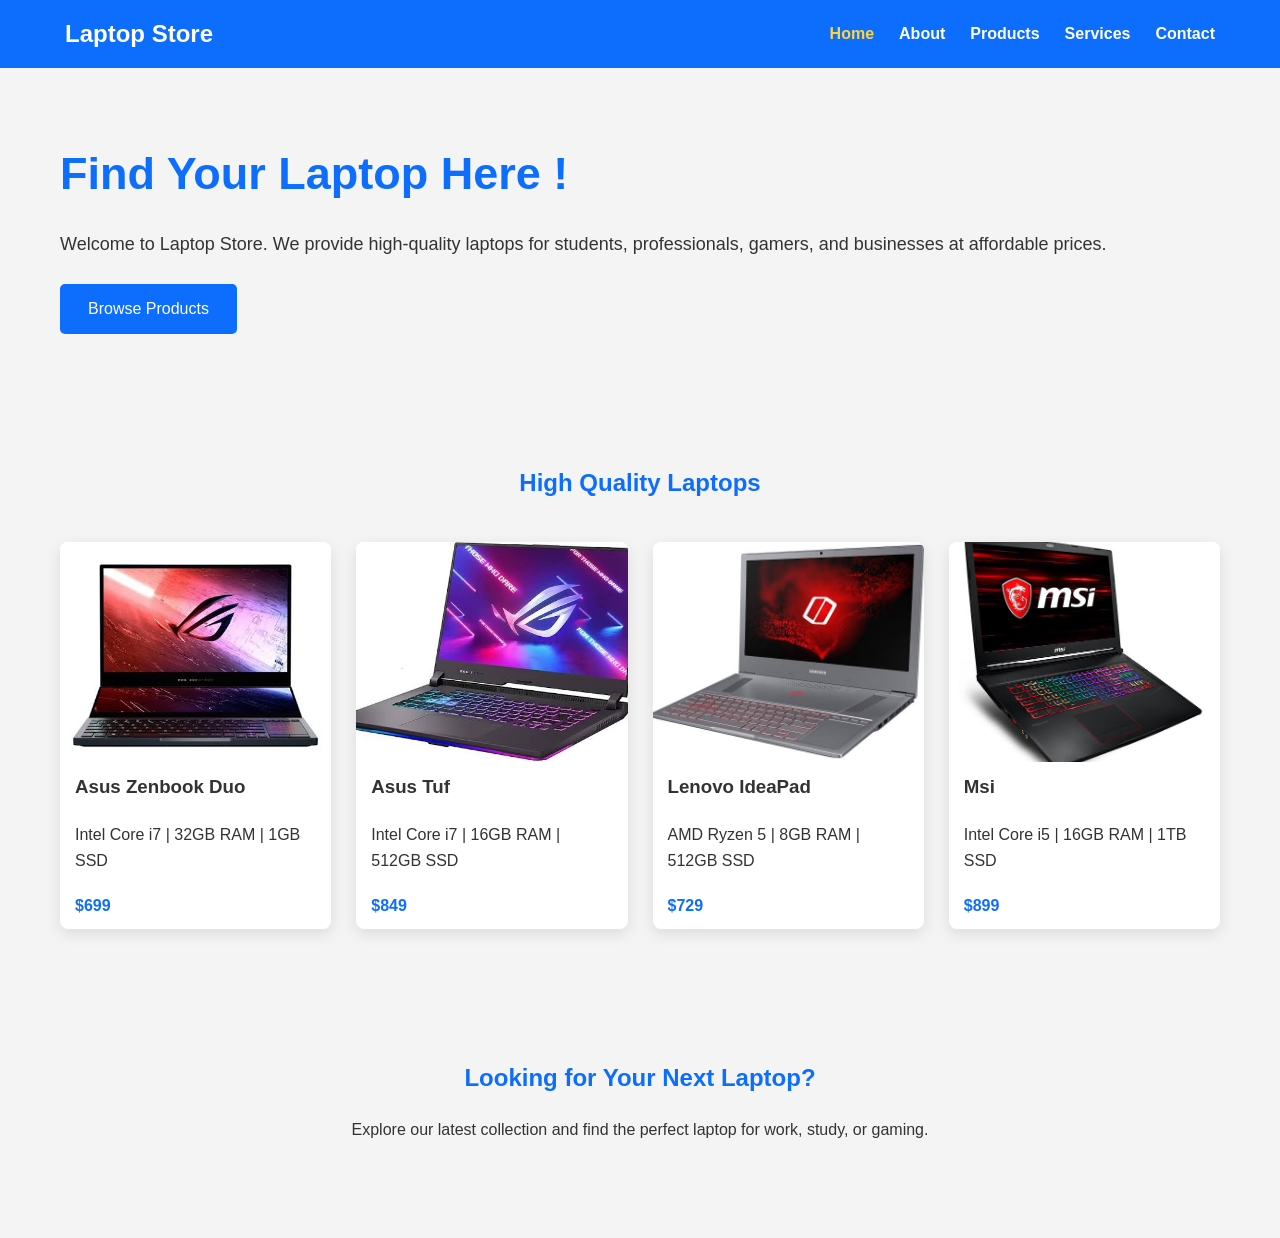
<file: view/index.html>
<!DOCTYPE html>
<html lang="en">
<head>
    <meta charset="UTF-8">
    <meta name="viewport" content="width=device-width, initial-scale=1.0">
    <title>Laptop Store | Home</title>

    <link rel="stylesheet" href="../css/style.css">
</head>
<body>

    <!-- Navigation Bar -->
    <header>
        <nav class="navbar">
            <div class="logo">
                <h2>Laptop Store</h2>
            </div>

            <ul class="nav-links">
                <li><a href="../view/index.html" class="active">Home</a></li>
                <li><a href="../view/about.html">About</a></li>
                <li><a href="../view/products.html">Products</a></li>
                <li><a href="../view/services.html">Services</a></li>
                <li><a href="../view/contact.html">Contact</a></li>
            </ul>

            <div class="menu-toggle">
                ☰
            </div>
        </nav>
    </header>

    <!-- Hero Section -->
    <section class="hero">
        <div class="hero-text">
            <h1>Find Your  Laptop Here !</h1>

            <p>
                Welcome to Laptop Store. We provide high-quality laptops
                for students, professionals, gamers, and businesses at
                affordable prices.
            </p>

            <a href="products.html" class="btn">
                Browse Products
            </a>
        </div>

       
    </section>

    <!-- Featured Products -->
    <section class="featured">

        <h2>High Quality Laptops</h2>

        <div class="product-container">

            <div class="card">
                <img src="../images/laptop1.jpg" alt="Laptop 1">
                <h3>Asus Zenbook Duo</h3>
                <p>Intel Core i7 | 32GB RAM | 1GB SSD</p>
                <h4>$699</h4>
            </div>

            <div class="card">
                <img src="../images/laptop2.jpg" alt="Laptop 2">
                <h3>Asus Tuf</h3>
                <p>Intel Core i7 | 16GB RAM | 512GB SSD</p>
                <h4>$849</h4>
            </div>

            <div class="card">
                <img src="../images/laptop3.jpg" alt="Laptop 3">
                <h3>Lenovo IdeaPad</h3>
                <p>AMD Ryzen 5 | 8GB RAM | 512GB SSD</p>
                <h4>$729</h4>
            </div>

            <div class="card">
                <img src="../images/laptop4.jpg" alt="Laptop 4">
                <h3>Msi </h3>
                <p>Intel Core i5 | 16GB RAM | 1TB SSD</p>
                <h4>$899</h4>
            </div>

        </div>

    </section>

    

    <!-- Call to Action -->
    <section class="cta">

        <h2>Looking for Your Next Laptop?</h2>

        <p>
            Explore our latest collection and find the perfect laptop
            for work, study, or gaming.
        </p>



    </section>

    

    <script src="../js/script.js"></script>

</body>
</html>
</file>
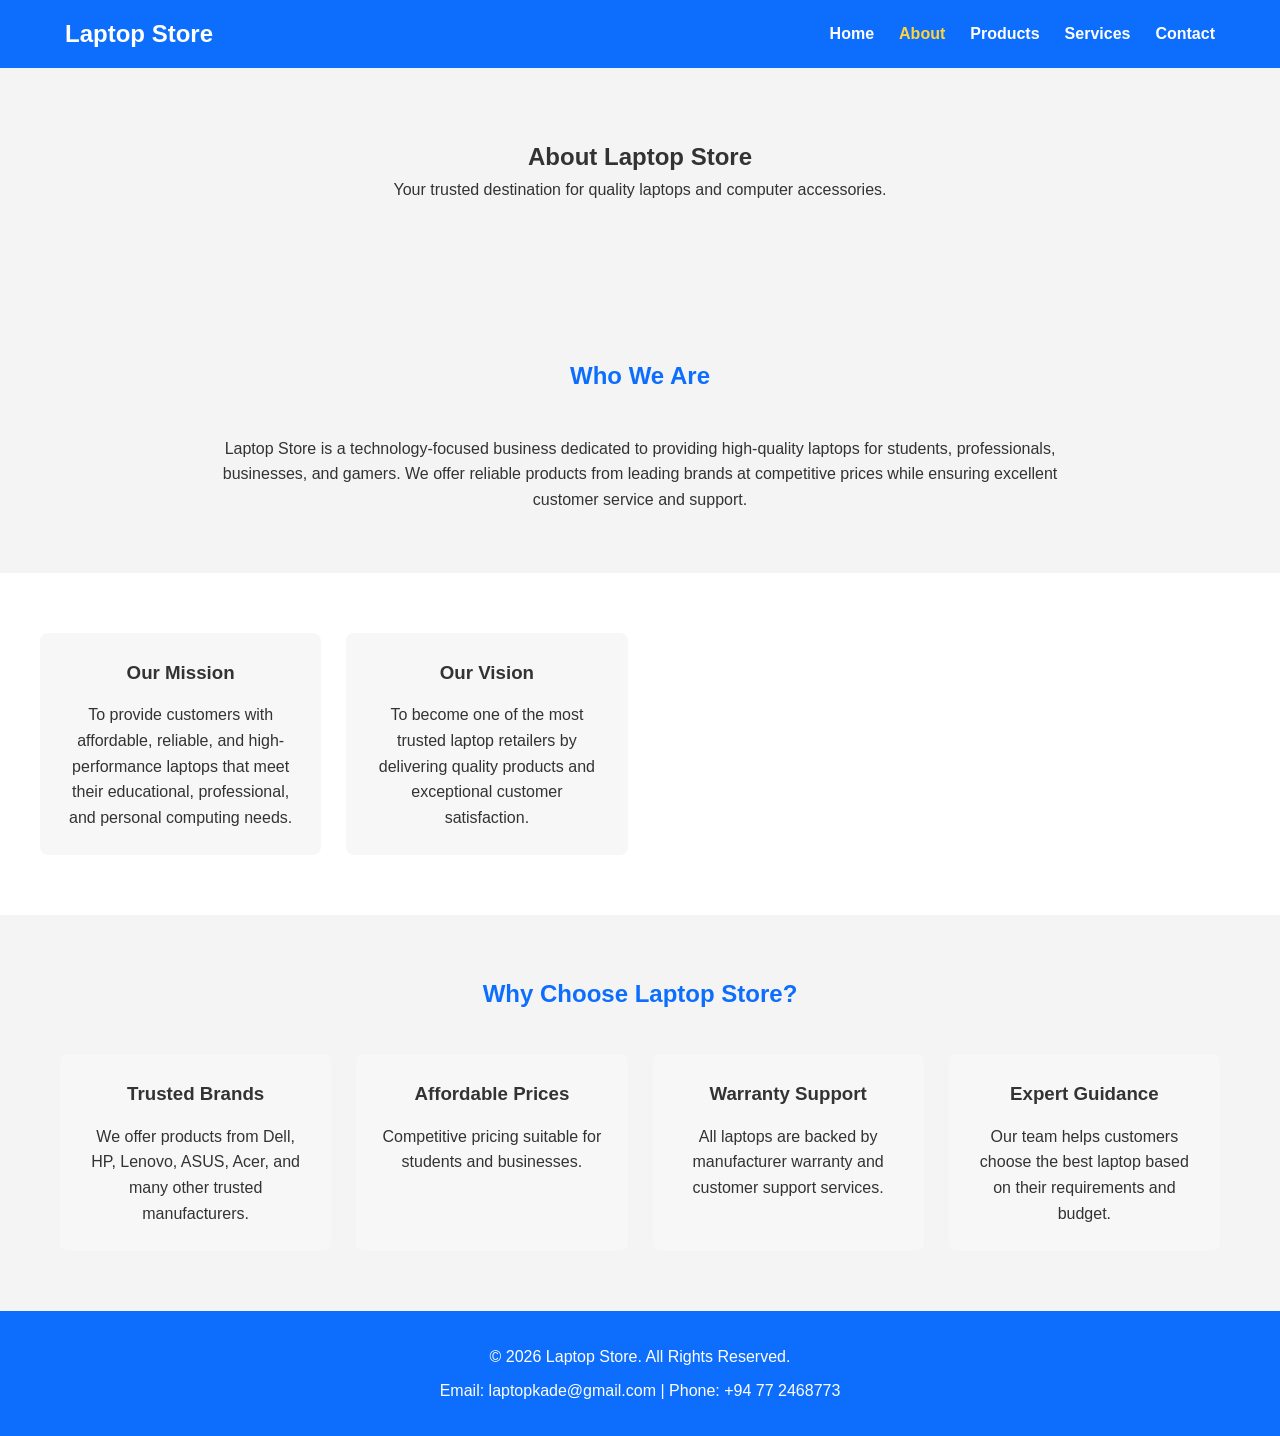
<file: view/about.html>
<!DOCTYPE html>
<html lang="en">
<head>
    <meta charset="UTF-8">
    <meta name="viewport" content="width=device-width, initial-scale=1.0">
    <title>Laptop Store | About Us</title>

    <link rel="stylesheet" href="../css/style.css">
</head>
<body>

    <!-- Navigation Bar -->
    <header>
        <nav class="navbar">
            <div class="logo">
                <h2>Laptop Store</h2>
            </div>

            <ul class="nav-links">
                <li><a href="index.html">Home</a></li>
                <li><a href="about.html" class="active">About</a></li>
                <li><a href="products.html">Products</a></li>
                <li><a href="services.html">Services</a></li>
                <li><a href="contact.html">Contact</a></li>
            </ul>

            <div class="menu-toggle">☰</div>
        </nav>
    </header>

    <!-- About Hero -->
    <section class="cta">
        <h1>About Laptop Store</h1>
        <p>
            Your trusted destination for quality laptops and computer accessories.
        </p>
    </section>

    <!-- Company Introduction -->
    <section class="featured">
      
        <h2>Who We Are</h2>

        <p style="text-align:center; max-width:900px; margin:auto;">
            Laptop Store is a technology-focused business dedicated to providing
            high-quality laptops for students, professionals, businesses, and
            gamers. We offer reliable products from leading brands at competitive
            prices while ensuring excellent customer service and support.
        </p>

    </section>

    <!-- Mission & Vision -->
    <section class="why">

        <div class="features">

            <div class="box">
                <h3>Our Mission</h3>

                <p>
                    To provide customers with affordable, reliable, and
                    high-performance laptops that meet their educational,
                    professional, and personal computing needs.
                </p>
            </div>

            <div class="box">
                <h3>Our Vision</h3>

                <p>
                    To become one of the most trusted laptop retailers by
                    delivering quality products and exceptional customer
                    satisfaction.
                </p>
            </div>

        </div>

    </section>

    <!-- Why Choose Us -->
    <section class="featured">

        <h2>Why Choose Laptop Store?</h2>

        <div class="features">

            <div class="box">
                <h3>Trusted Brands</h3>
                <p>
                    We offer products from Dell, HP, Lenovo, ASUS, Acer,
                    and many other trusted manufacturers.
                </p>
            </div>

            <div class="box">
                <h3>Affordable Prices</h3>
                <p>
                    Competitive pricing suitable for students and businesses.
                </p>
            </div>

            <div class="box">
                <h3>Warranty Support</h3>
                <p>
                    All laptops are backed by manufacturer warranty and
                    customer support services.
                </p>
            </div>

            <div class="box">
                <h3>Expert Guidance</h3>
                <p>
                    Our team helps customers choose the best laptop based
                    on their requirements and budget.
                </p>
            </div>

        </div>

    </section>



    <!-- Footer -->
    <footer>

        <p>
            &copy; 2026 Laptop Store. All Rights Reserved.
        </p>

        <p>
            Email: laptopkade@gmail.com |
            Phone: +94 77 2468773
        </p>

    </footer>

    <script src="../js/script.js"></script>

</body>
</html>
</file>
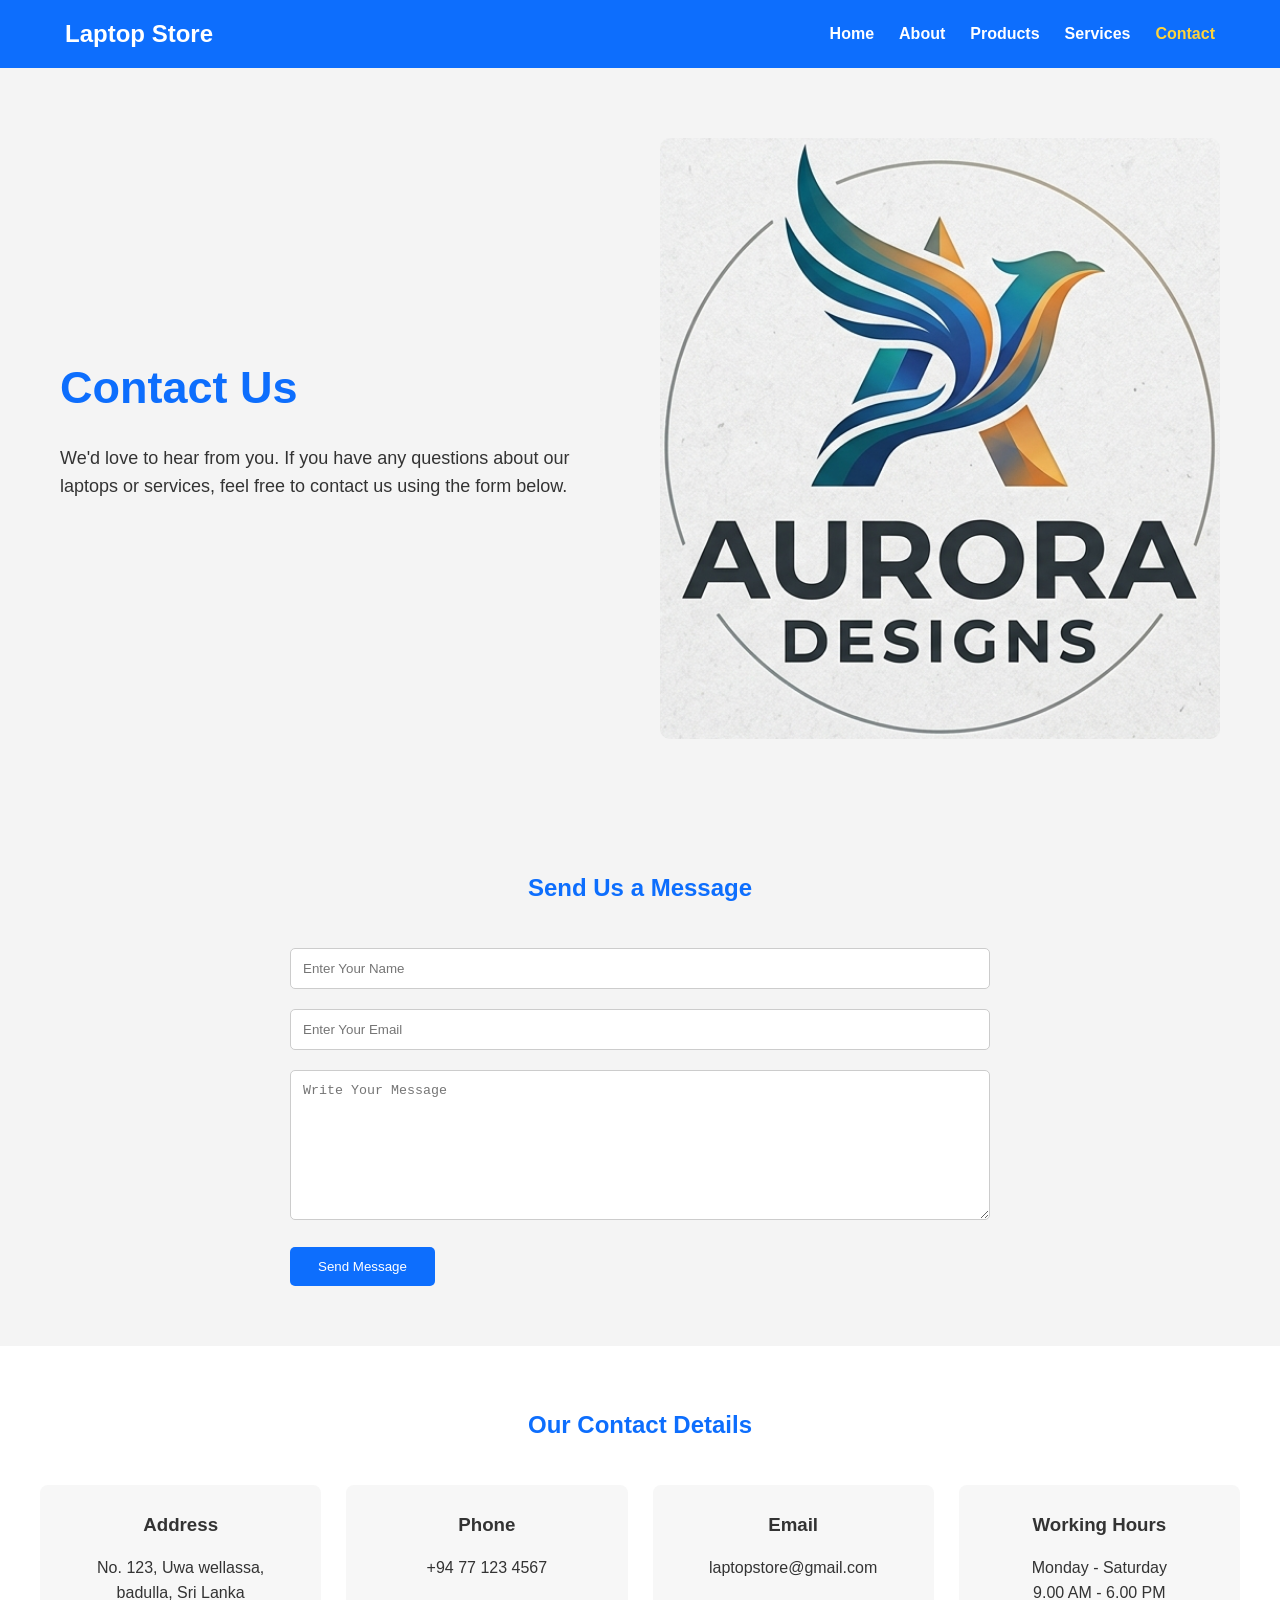
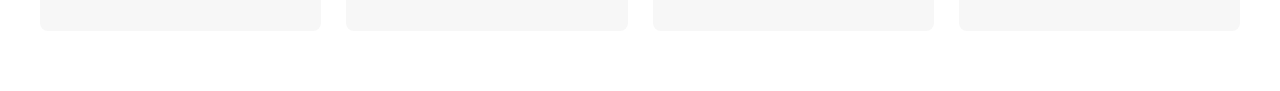
<file: view/contact.html>
<!DOCTYPE html>
<html lang="en">

<head>
    <meta charset="UTF-8">
    <meta name="viewport" content="width=device-width, initial-scale=1.0">
    <title>Contact | Laptop Store</title>

    <link rel="stylesheet" href="../css/style.css">
</head>

<body>

    <!-- Navigation Bar -->
    <header>
        <nav class="navbar">

            <div class="logo">
                <h2>Laptop Store</h2>
            </div>

            <ul class="nav-links">
                <li><a href="index.html">Home</a></li>
                <li><a href="about.html">About</a></li>
                <li><a href="products.html">Products</a></li>
                <li><a href="services.html">Services</a></li>
                <li><a href="contact.html" class="active">Contact</a></li>
            </ul>

            <div class="menu-toggle">
                ☰
            </div>

        </nav>
    </header>

    <!-- Page Banner -->
    <section class="hero">

        <div class="hero-text">
            <h1>Contact Us</h1>

            <p>
                We'd love to hear from you. If you have any questions about
                our laptops or services, feel free to contact us using the form
                below.
            </p>
        </div>

        <div class="hero-image">
            <img src="../images/shop.png" alt="Contact Us">
        </div>

    </section>

    <!-- Contact Form -->
    <section class="featured">

        <h2>Send Us a Message</h2>

        <form id="contactForm" class="contact-form">

            <input
                type="text"
                id="name"
                placeholder="Enter Your Name"
                required>

            <input
                type="email"
                id="email"
                placeholder="Enter Your Email"
                required>

            <textarea
                id="message"
                placeholder="Write Your Message"
                required></textarea>

            <button class="btn" type="submit">
                Send Message
            </button>

        </form>

    </section>

    <!-- Contact Information -->
    <section class="why">

        <h2>Our Contact Details</h2>

        <div class="features">

            <div class="box">
                <h3> Address</h3>
                <p>
                    No. 123, Uwa wellassa,<br>
                    badulla, Sri Lanka
                </p>
            </div>

            <div class="box">
                <h3> Phone</h3>
                <p>
                    +94 77 123 4567
                </p>
            </div>

            <div class="box">
                <h3> Email</h3>
                <p>
                   laptopstore@gmail.com
                </p>
            </div>

            <div class="box">
                <h3> Working Hours</h3>
                <p>
                    Monday - Saturday<br>
                    9.00 AM - 6.00 PM
                </p>
            </div>

        </div>

    </section>

   


    <script src="../js/script.js"></script>

</body>

</html>
</file>
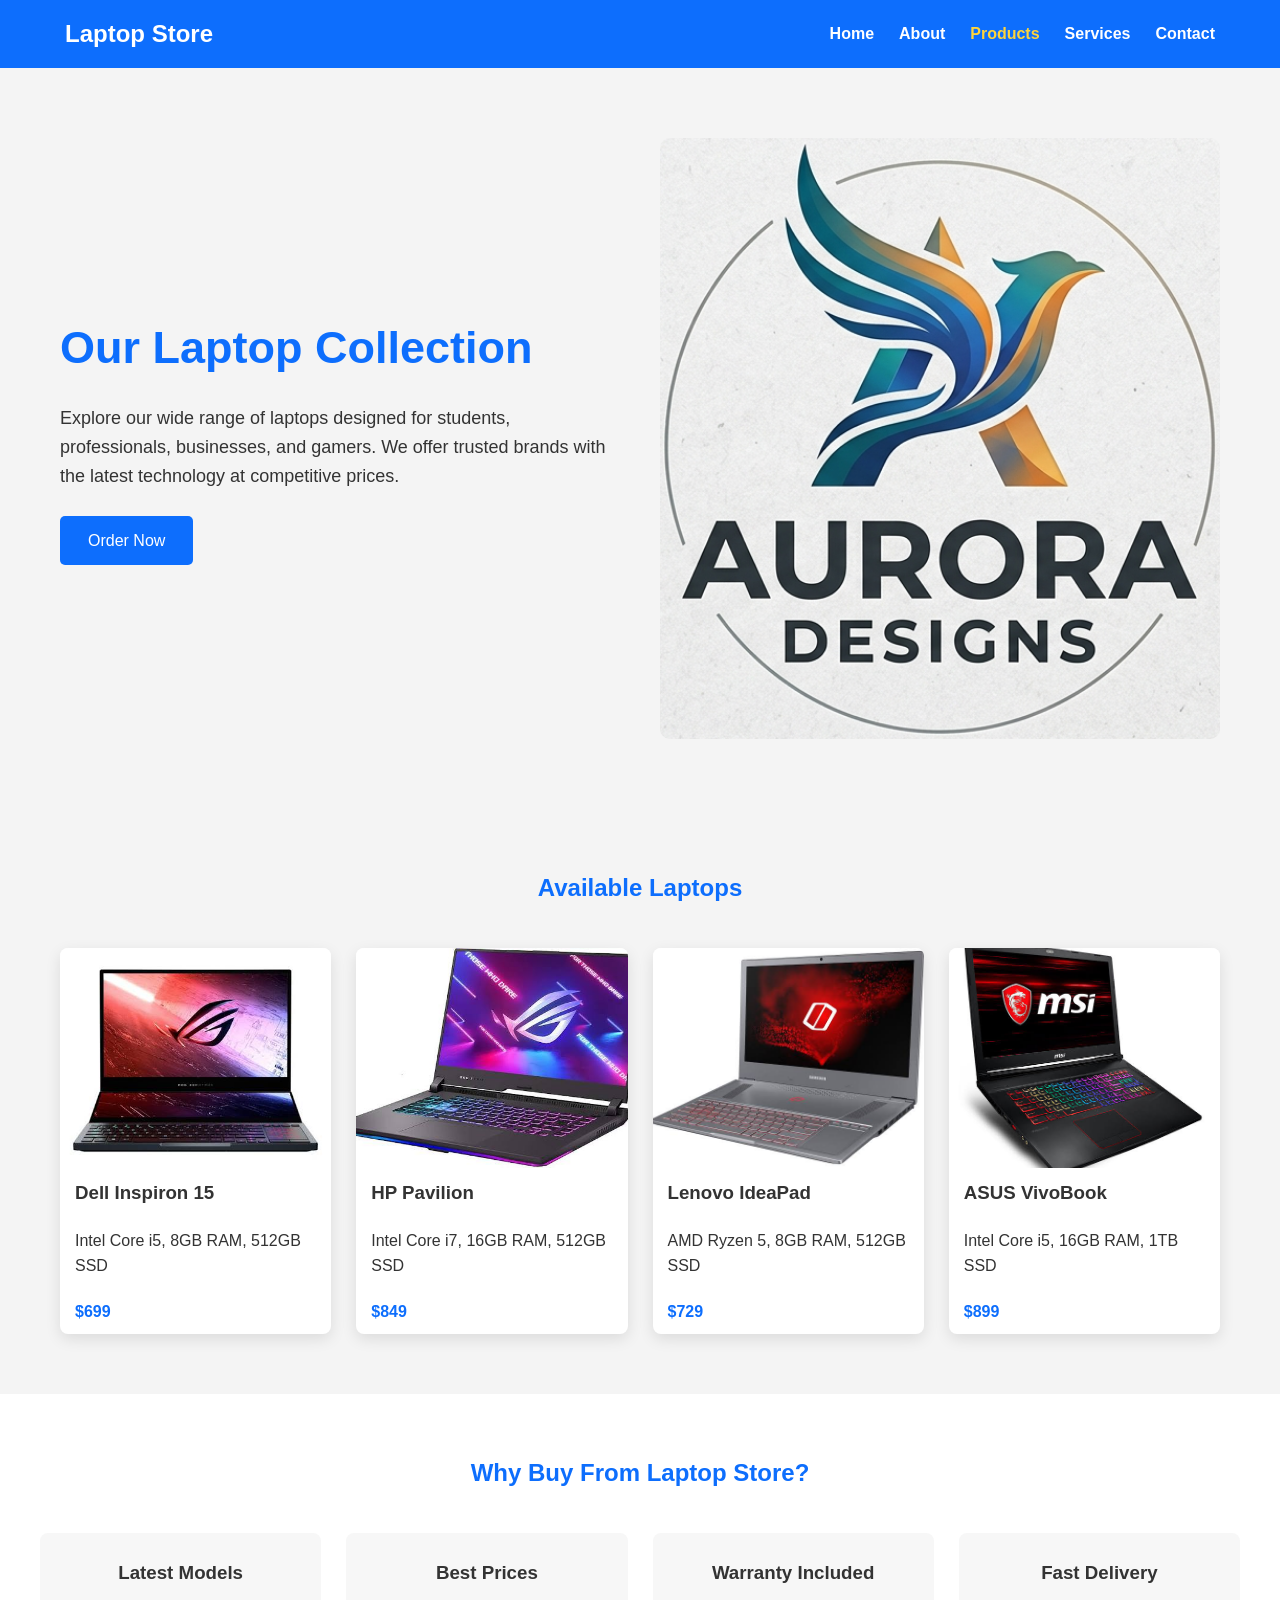
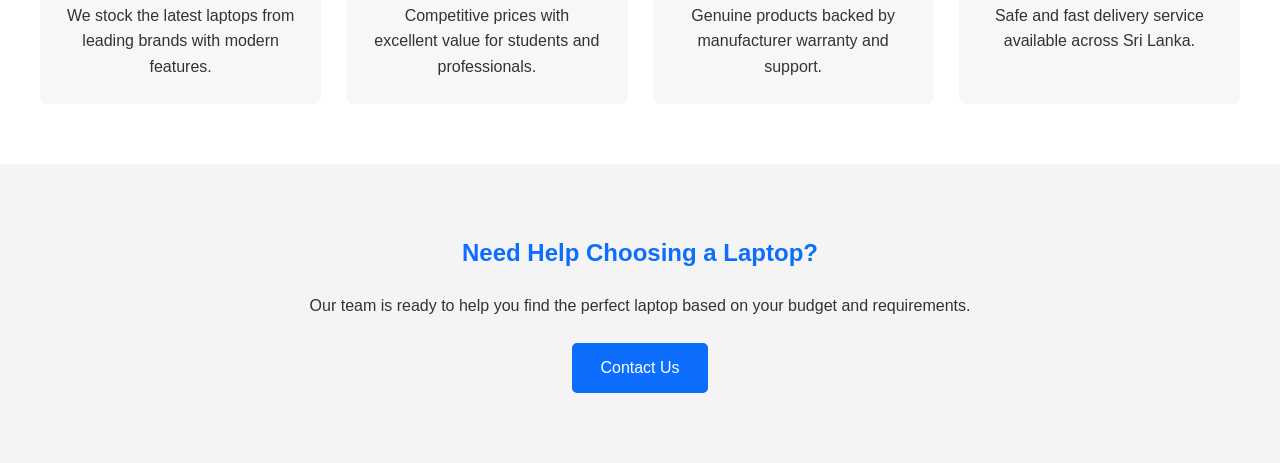
<file: view/products.html>
<!DOCTYPE html>
<html lang="en">

<head>
    <meta charset="UTF-8">
    <meta name="viewport" content="width=device-width, initial-scale=1.0">
    <title>Products | Laptop Store</title>

    <link rel="stylesheet" href="../css/style.css">
</head>

<body>

    <!-- Navigation Bar -->
    <header>
        <nav class="navbar">

            <div class="logo">
                <h2>Laptop Store</h2>
            </div>

            <ul class="nav-links">
                <li><a href="index.html">Home</a></li>
                <li><a href="about.html">About</a></li>
                <li><a href="products.html" class="active">Products</a></li>
                <li><a href="services.html">Services</a></li>
                <li><a href="contact.html">Contact</a></li>
            </ul>

            <div class="menu-toggle">
                ☰
            </div>

        </nav>
    </header>

    <!-- Hero Section -->
    <section class="hero">

        <div class="hero-text">
            <h1>Our Laptop Collection</h1>

            <p>
                Explore our wide range of laptops designed for students,
                professionals, businesses, and gamers. We offer trusted brands
                with the latest technology at competitive prices.
            </p>

            <a href="contact.html" class="btn">
                Order Now
            </a>
        </div>

        <div class="hero-image">
            <img src="../images/shop.png" alt="Products Banner">
        </div>

    </section>

    <!-- Products -->
    <section class="featured">

        <h2>Available Laptops</h2>

        <div class="product-container">

            <div class="card">
                <img src="../images/laptop1.jpg" alt="Dell Inspiron">
                <h3>Dell Inspiron 15</h3>
                <p>Intel Core i5, 8GB RAM, 512GB SSD</p>
                <h4>$699</h4>
            </div>

            <div class="card">
                <img src="../images/laptop2.jpg" alt="HP Pavilion">
                <h3>HP Pavilion</h3>
                <p>Intel Core i7, 16GB RAM, 512GB SSD</p>
                <h4>$849</h4>
            </div>

            <div class="card">
                <img src="../images/laptop3.jpg" alt="Lenovo IdeaPad">
                <h3>Lenovo IdeaPad</h3>
                <p>AMD Ryzen 5, 8GB RAM, 512GB SSD</p>
                <h4>$729</h4>
            </div>

            <div class="card">
                <img src="../images/laptop4.jpg" alt="ASUS VivoBook">
                <h3>ASUS VivoBook</h3>
                <p>Intel Core i5, 16GB RAM, 1TB SSD</p>
                <h4>$899</h4>
            </div>



        </div>

    </section>

    <!-- Why Buy From Us -->
    <section class="why">

        <h2>Why Buy From Laptop Store?</h2>

        <div class="features">

            <div class="box">
                <h3>Latest Models</h3>
                <p>
                    We stock the latest laptops from leading brands with modern features.
                </p>
            </div>

            <div class="box">
                <h3>Best Prices</h3>
                <p>
                    Competitive prices with excellent value for students and professionals.
                </p>
            </div>

            <div class="box">
                <h3>Warranty Included</h3>
                <p>
                    Genuine products backed by manufacturer warranty and support.
                </p>
            </div>

            <div class="box">
                <h3>Fast Delivery</h3>
                <p>
                    Safe and fast delivery service available across Sri Lanka.
                </p>
            </div>

        </div>

    </section>

    <!-- Call To Action -->
    <section class="cta">

        <h2>Need Help Choosing a Laptop?</h2>

        <p>
            Our team is ready to help you find the perfect laptop based on your
            budget and requirements.
        </p>

        <a href="contact.html" class="btn">
            Contact Us
        </a>

    </section>

   

   <script src="../js/script.js"></script>

</body>

</html>
</file>
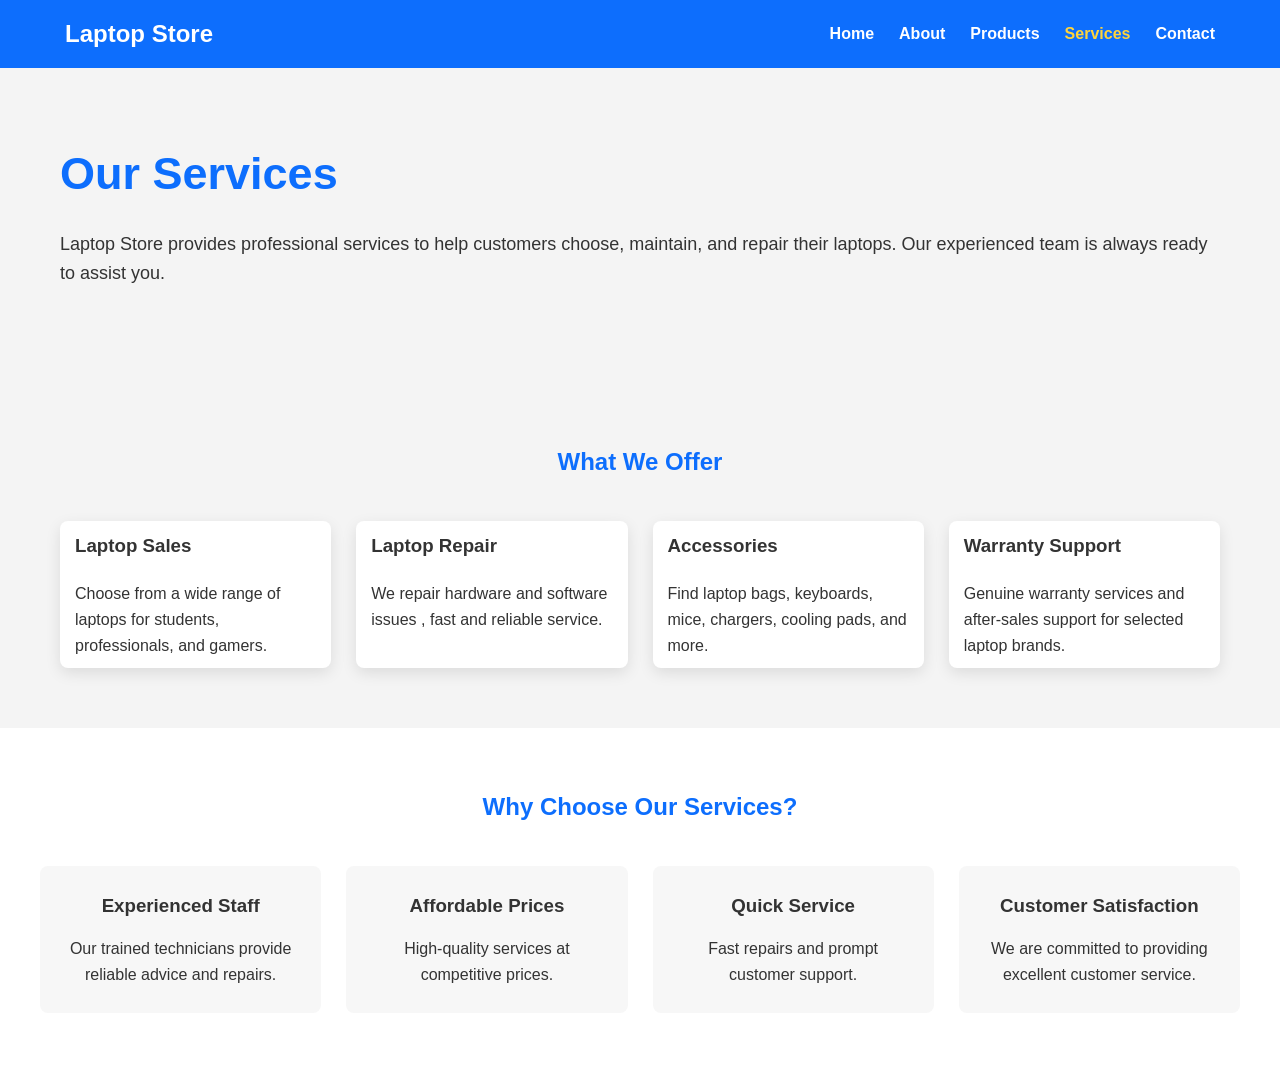
<file: view/services.html>
<!DOCTYPE html>
<html lang="en">

<head>
    <meta charset="UTF-8">
    <meta name="viewport" content="width=device-width, initial-scale=1.0">
    <title>Services | Laptop Store</title>

    <link rel="stylesheet" href="../css/style.css">
</head>

<body>

    <!-- Navigation Bar -->
    <header>
        <nav class="navbar">

            <div class="logo">
                <h2>Laptop Store</h2>
            </div>

            <ul class="nav-links">
                <li><a href="index.html">Home</a></li>
                <li><a href="about.html">About</a></li>
                <li><a href="products.html">Products</a></li>
                <li><a href="services.html" class="active">Services</a></li>
                <li><a href="contact.html">Contact</a></li>
            </ul>

            <div class="menu-toggle">
                ☰
            </div>

        </nav>
    </header>

    <!-- Hero Section -->
    <section class="hero">

        <div class="hero-text">

            <h1>Our Services</h1>

            <p>
                Laptop Store provides professional services to help customers
                choose, maintain, and repair their laptops. Our experienced
                team is always ready to assist you.
            </p>

        </div>

        
    </section>

    <!-- Services -->
    <section class="featured">

        <h2>What We Offer</h2>

        <div class="product-container">

            <div class="card">
                
                <h3>Laptop Sales</h3>
                <p>
                    Choose from a wide range of laptops for students,
                    professionals, and gamers.
                </p>
            </div>

            <div class="card">
               
                <h3>Laptop Repair</h3>
                <p>
                    We repair hardware and software issues , fast and
                    reliable service.
                </p>
            </div>

            <div class="card">
                
                <h3>Accessories</h3>
                <p>
                    Find laptop bags, keyboards, mice, chargers,
                    cooling pads, and more.
                </p>
            </div>

            <div class="card">
               
                <h3>Warranty Support</h3>
                <p>
                    Genuine warranty services and after-sales support
                    for selected laptop brands.
                </p>
            </div>

        </div>

    </section>

    <!-- Why Choose Our Services -->
    <section class="why">

        <h2>Why Choose Our Services?</h2>

        <div class="features">

            <div class="box">
                <h3>Experienced Staff</h3>
                <p>
                    Our trained technicians provide reliable advice and repairs.
                </p>
            </div>

            <div class="box">
                <h3>Affordable Prices</h3>
                <p>
                    High-quality services at competitive prices.
                </p>
            </div>

            <div class="box">
                <h3>Quick Service</h3>
                <p>
                    Fast repairs and prompt customer support.
                </p>
            </div>

            <div class="box">
                <h3>Customer Satisfaction</h3>
                <p>
                    We are committed to providing excellent customer service.
                </p>
            </div>

        </div>

    </section>



   
   <script src="../js/script.js"></script>

</body>

</html>
</file>
<file: css/style.css>
/* 
   common Styles */


* {
    margin: 0;
    padding: 0;
    box-sizing: border-box;
}

body {
    font-family: Arial, Helvetica, sans-serif;
    line-height: 1.6;
    background: #f4f4f4;
    color: #333;
}

img {
    width: 100%;
    display: block;
}

a {
    text-decoration: none;
}

ul {
    list-style: none;
}

/* navihations */
header {
    background: #0d6efd;
    position: sticky;
    top: 0;
    z-index: 1000;
}

.navbar {
    max-width: 1200px;
    margin: auto;
    padding: 15px 25px;

    display: flex;
    justify-content: space-between;
    align-items: center;
}

.logo h2 {
    color: white;
}

.nav-links {
    display: flex;
    gap: 25px;
}

.nav-links a {
    color: white;
    font-weight: bold;
    transition: 0.3s;
}

.nav-links a:hover,
.nav-links .active {
    color: #ffd43b;
}

.menu-toggle {
    display: none;
    color: white;
    font-size: 28px;
    cursor: pointer;
}


 /*  hero Section */


.hero {
    max-width: 1200px;
    margin: 50px auto;
    padding: 20px;

    display: flex;
    align-items: center;
    gap: 40px;
}

.hero-text {
    flex: 1;
}

.hero-text h1 {
    font-size: 45px;
    margin-bottom: 20px;
    color: #0d6efd;
}

.hero-text p {
    margin-bottom: 25px;
    font-size: 18px;
}

.hero-image {
    flex: 1;
}

.hero-image img {
    border-radius: 10px;
}


 /*  Buttons */


.btn {
    display: inline-block;
    background: #0d6efd;
    color: white;
    padding: 12px 28px;
    border-radius: 5px;
    transition: .3s;
}

.btn:hover {
    background: #084298;
}

/* Featured Products */


.featured {
    max-width: 1200px;
    margin: auto;
    padding: 60px 20px;
}

.featured h2 {
    text-align: center;
    margin-bottom: 40px;
    color: #0d6efd;
}

.product-container {
    display: grid;
    grid-template-columns: repeat(4,1fr);
    gap: 25px;
}

.card {
    background: white;
    border-radius: 8px;
    overflow: hidden;
    box-shadow: 0 5px 15px rgba(0,0,0,.1);
    transition: .3s;
}

.card:hover {
    transform: translateY(-8px);
}

.card img {
    height: 220px;
    object-fit: cover;
}

.card h3,
.card p,
.card h4 {
    padding: 10px 15px;
}

.card h4 {
    color: #0d6efd;
}


 /*  Why Choose Us */


.why {
    background: white;
    padding: 60px 20px;
}

.why h2 {
    text-align: center;
    color: #0d6efd;
    margin-bottom: 40px;
}

.features {
    max-width: 1200px;
    margin: auto;

    display: grid;
    grid-template-columns: repeat(4,1fr);
    gap: 25px;
}

.box {
    background: #f7f7f7;
    padding: 25px;
    border-radius: 8px;
    text-align: center;
    transition: .3s;
}

.box:hover {
    background: #0d6efd;
    color: white;
}

.box h3 {
    margin-bottom: 15px;
}

/* cta */


.cta {
    text-align: center;
    padding: 70px 20px;
}

.cta h2 {
    color: #0d6efd;
    margin-bottom: 20px;
}

.cta p {
    margin-bottom: 25px;
}

/* Footer */


footer {
    background: #0d6efd;
    color: white;
    text-align: center;
    padding: 25px;
}

footer p {
    margin: 8px 0;
}

/* 
   forms
 */

.contact-form {
    max-width: 700px;
    margin: auto;
}

.contact-form input,
.contact-form textarea {
    width: 100%;
    padding: 12px;
    margin-bottom: 20px;
    border: 1px solid #ccc;
    border-radius: 5px;
}

.contact-form textarea {
    resize: vertical;
    height: 150px;
}

.contact-form button {
    border: none;
    cursor: pointer;
}

/* 
   Responsive
 */

@media (max-width:992px){

.hero{
    flex-direction:column;
}

.product-container{
    grid-template-columns:repeat(2,1fr);
}

.features{
    grid-template-columns:repeat(2,1fr);
}

}

@media (max-width:768px){

.nav-links{
    display:none;
}

.menu-toggle{
    display:block;
}

.hero-text h1{
    font-size:34px;
}

.product-container{
    grid-template-columns:1fr;
}

.features{
    grid-template-columns:1fr;
}

}

@media (max-width:480px){

.hero{
    margin:20px auto;
}

.hero-text h1{
    font-size:28px;
}

.btn{
    display:block;
    text-align:center;
}

}
</file>
